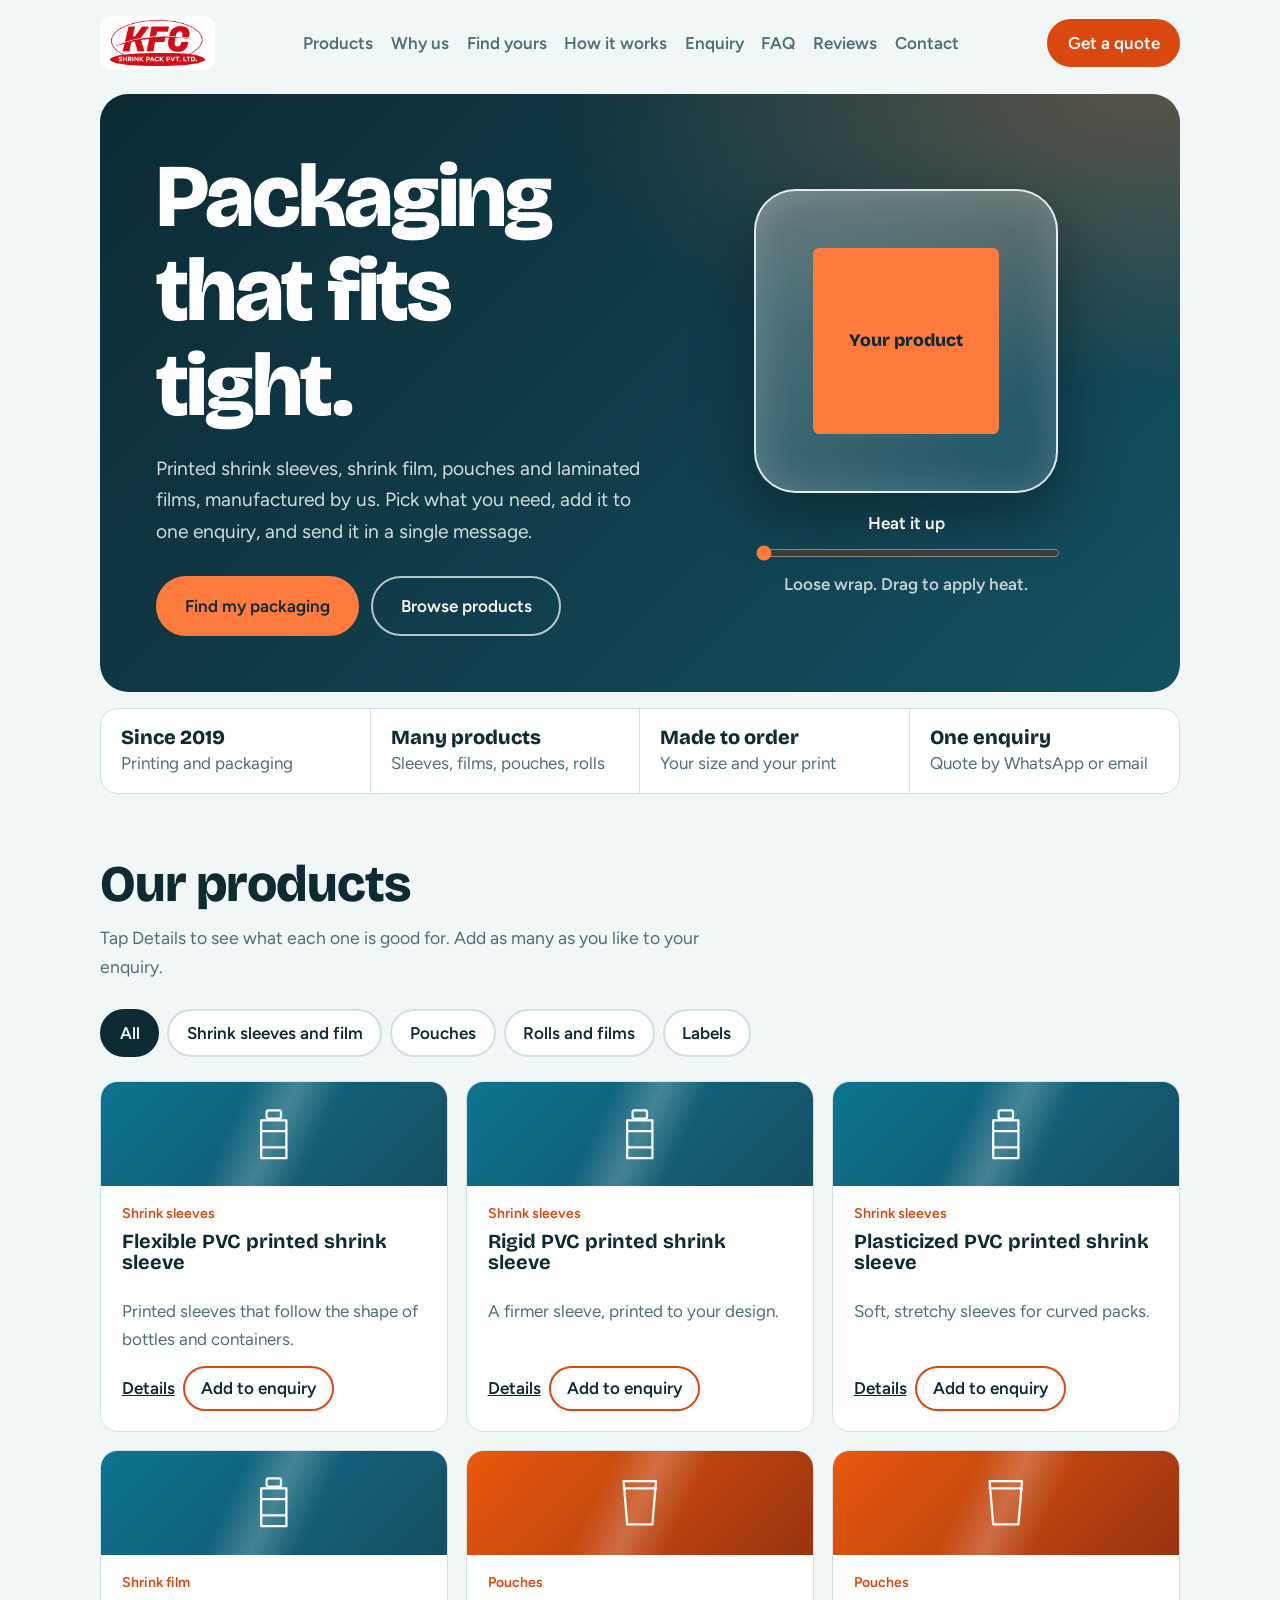
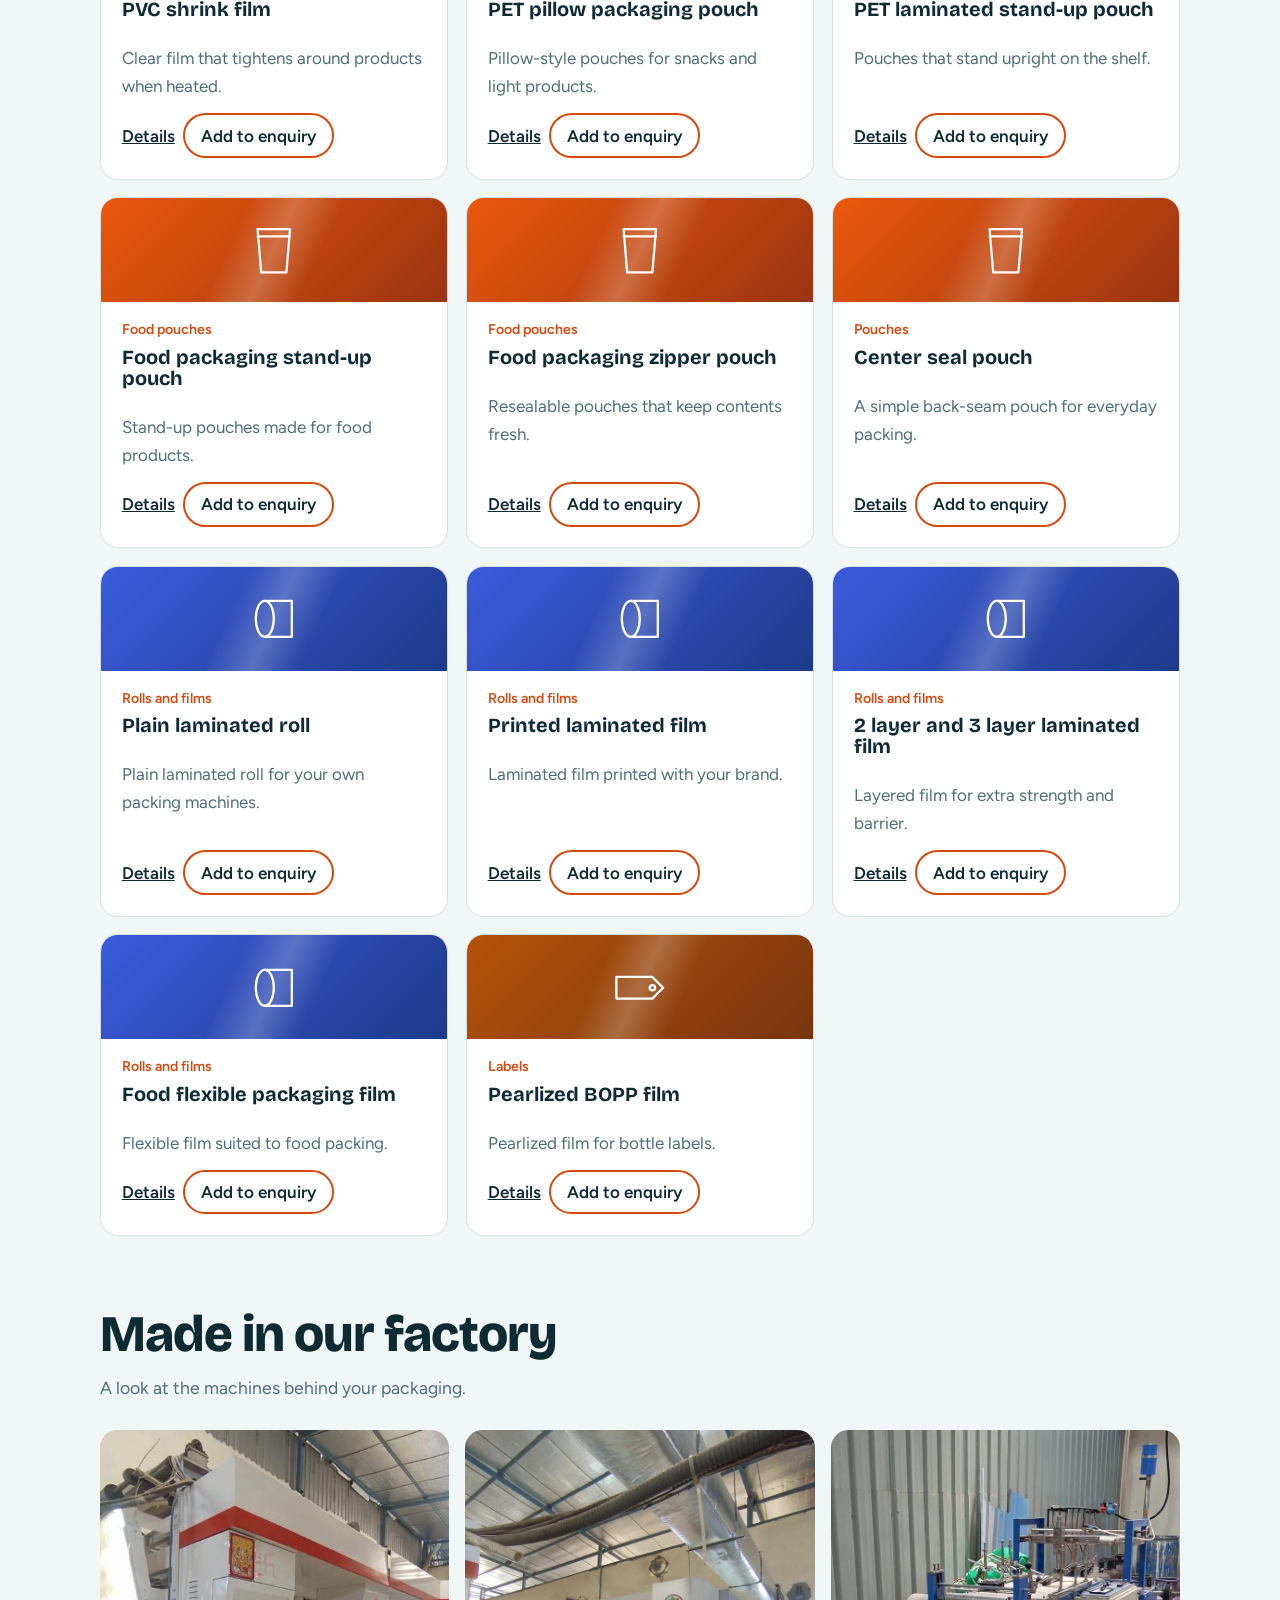
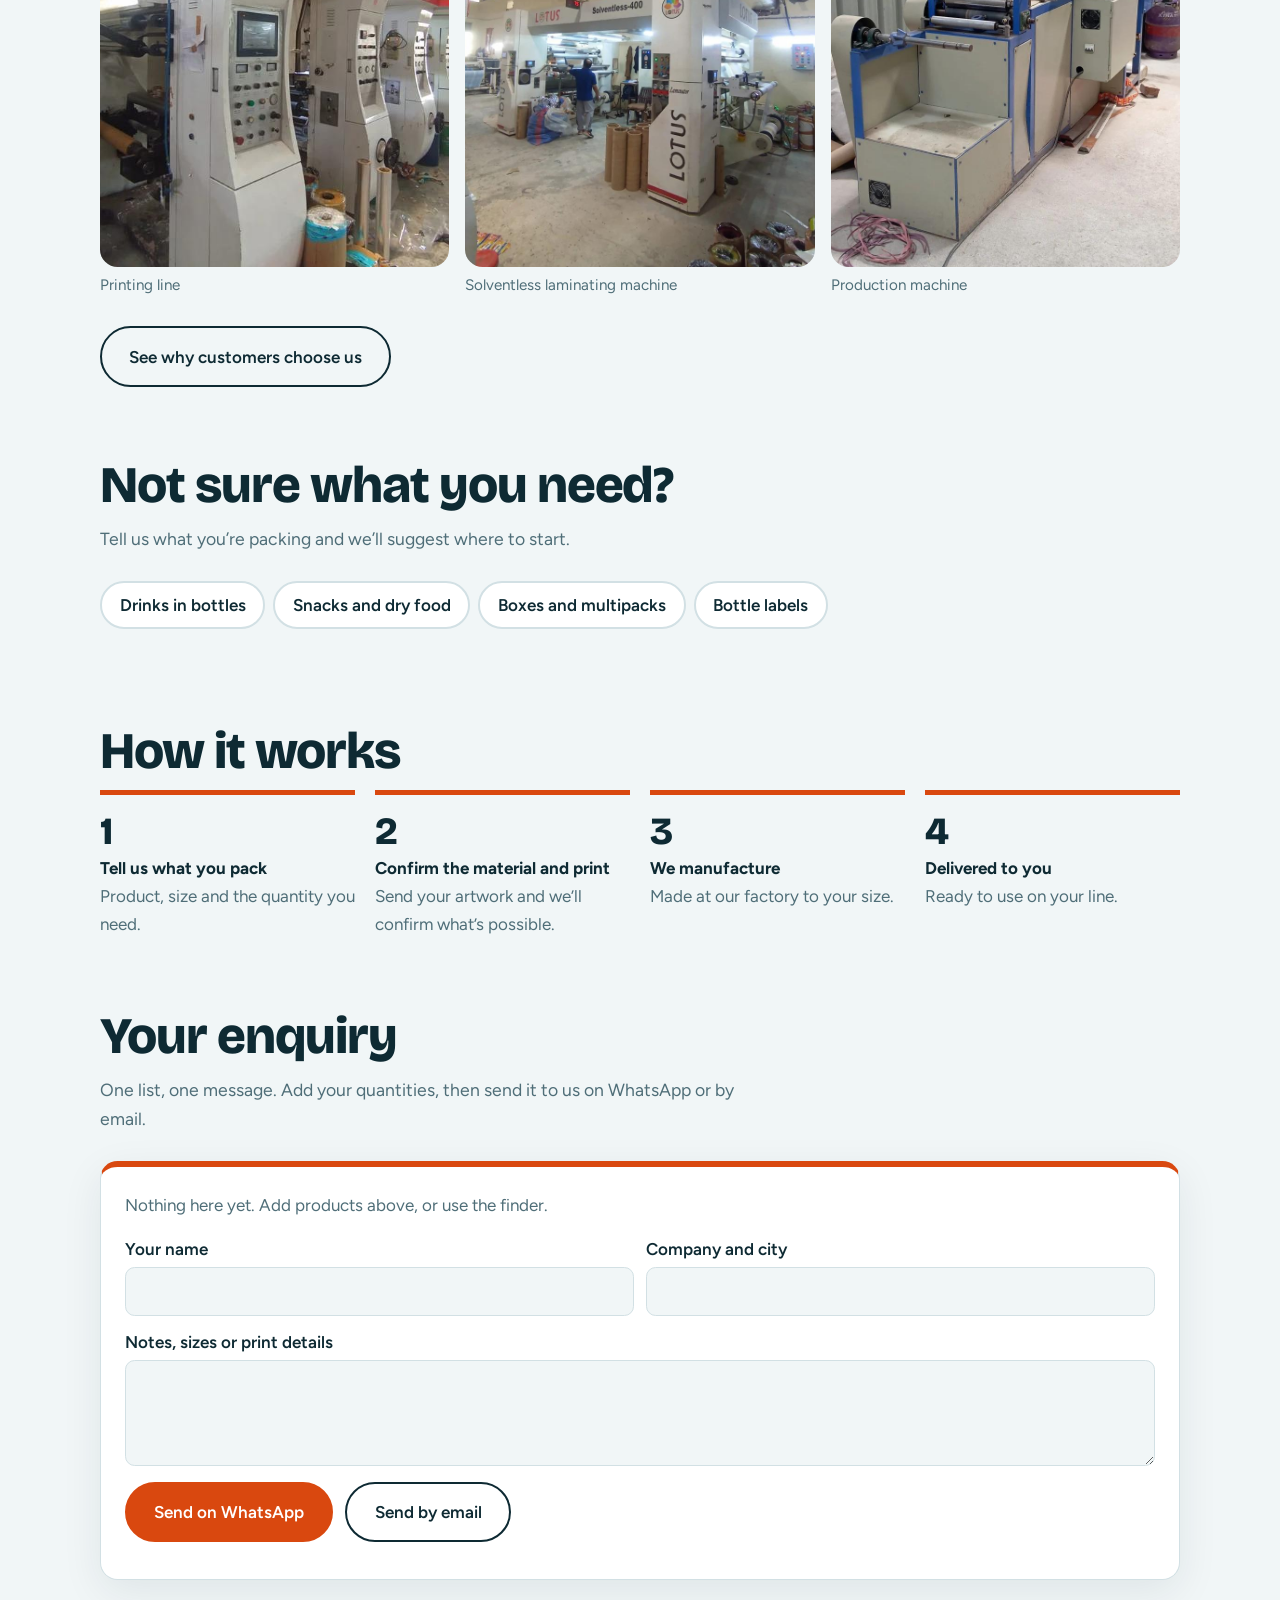
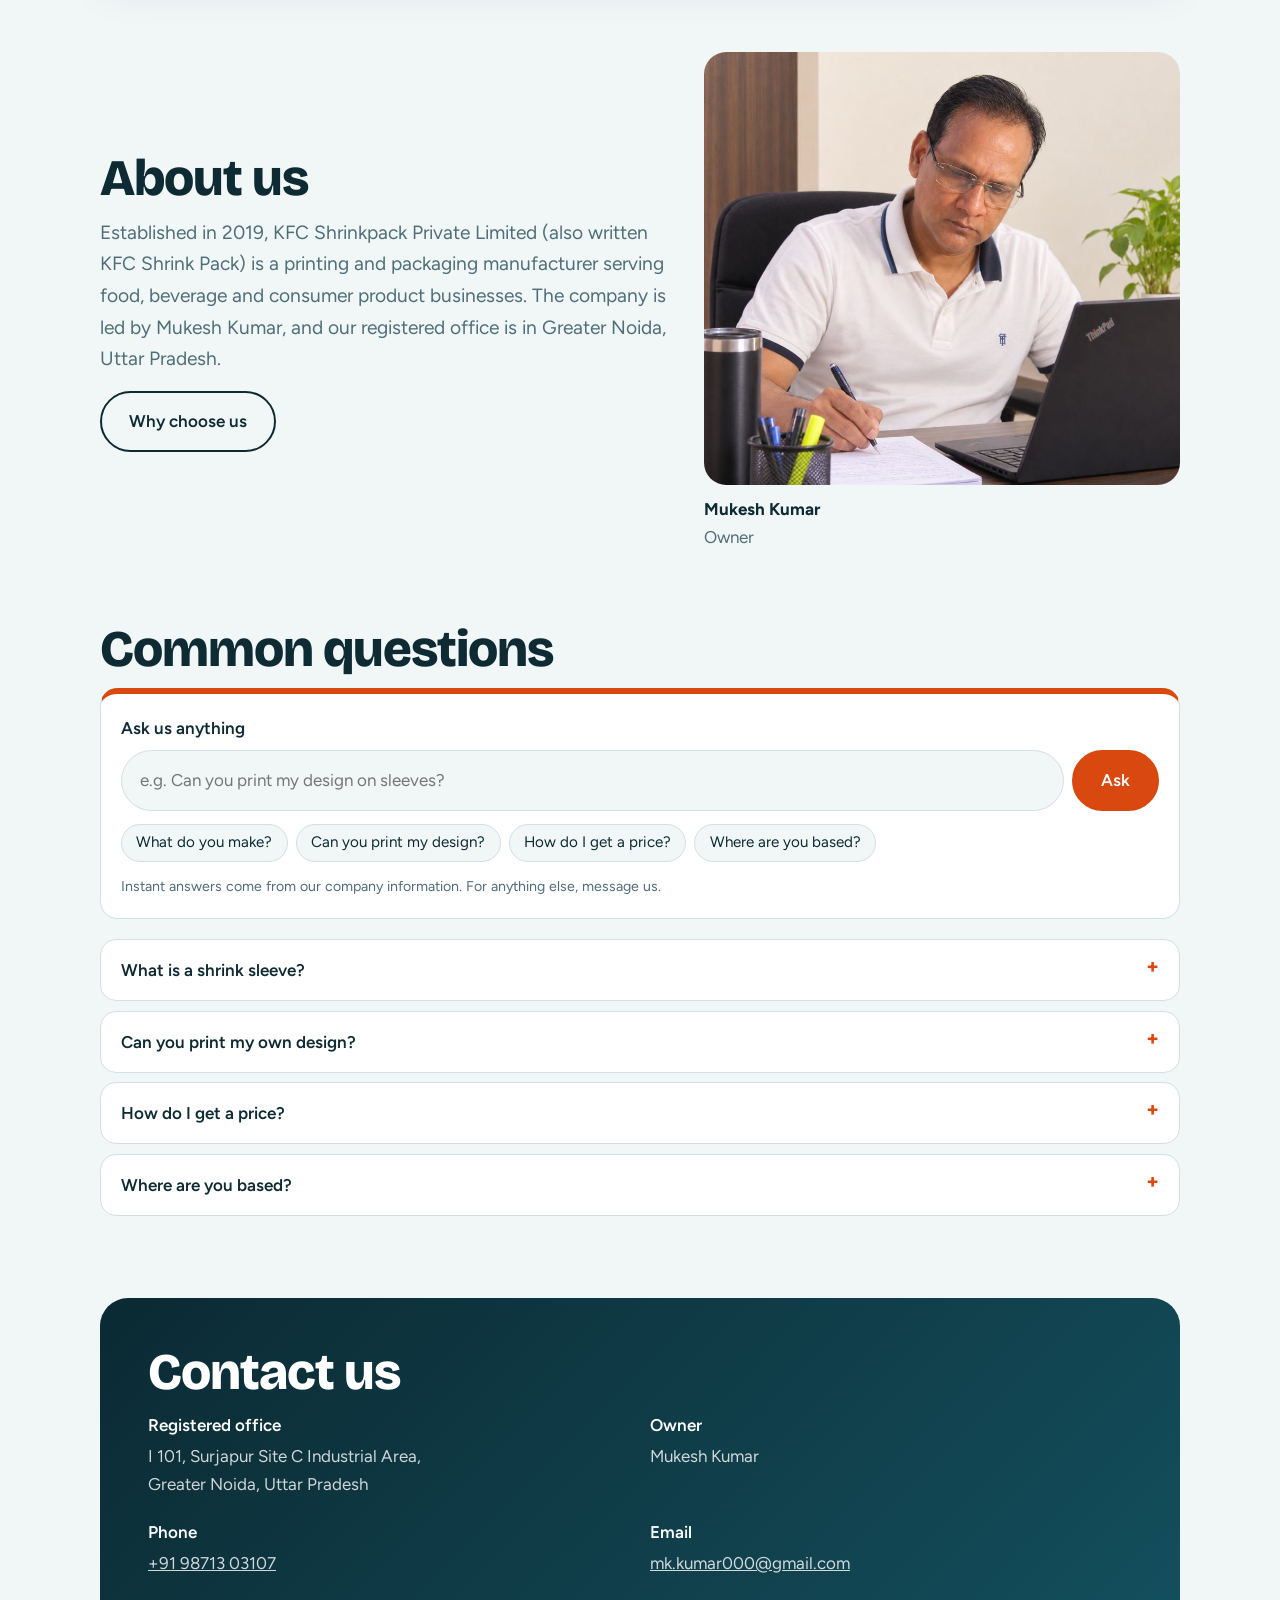
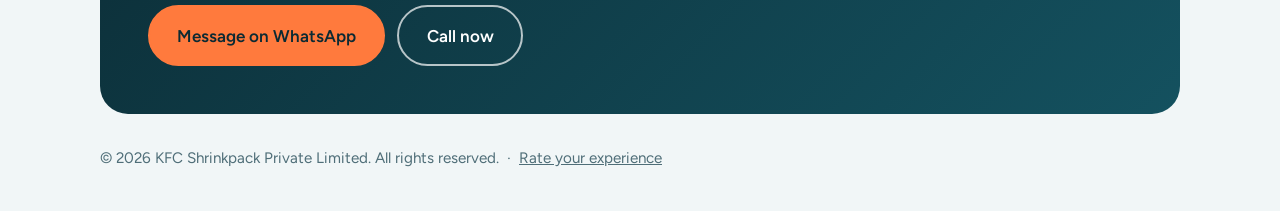
<file: index.html>
<!DOCTYPE html>
<html lang="en">
<head>
<meta charset="utf-8">
<meta name="viewport" content="width=device-width, initial-scale=1, viewport-fit=cover">
<title>KFC Shrinkpack Pvt Ltd | Printing and Packaging, Greater Noida</title>
<meta name="description" content="Printing and packaging company in Greater Noida since 2019. Printed shrink sleeves, PVC shrink film, pouches and laminated films. Request a quote online.">
<link rel="canonical" href="https://kfcshrinkpack.com/">
<meta property="og:url" content="https://kfcshrinkpack.com/">
<link rel="icon" href="/favicon.ico" sizes="48x48 32x32 16x16">
<link rel="icon" type="image/png" sizes="48x48" href="/favicon-48.png">
<link rel="icon" type="image/png" sizes="192x192" href="/images/icon-192.png">
<link rel="apple-touch-icon" href="/images/apple-touch-icon.png">
<meta name="theme-color" content="#d70a18">
<meta property="og:type" content="website">
<meta property="og:title" content="KFC Shrinkpack Pvt Ltd | Printing and Packaging, Greater Noida">
<meta property="og:description" content="Printed shrink sleeves, PVC shrink film, pouches and laminated films, made to your size and print.">
<script type="application/ld+json">{"@context":"https://schema.org","@type":"Organization","url":"https://kfcshrinkpack.com/","name":"KFC Shrinkpack Private Limited","alternateName":["KFC Shrink Pack","KFC Shrinkpack"],"description":"Printing and packaging manufacturer of printed shrink sleeves, PVC shrink film, packaging pouches and laminated films.","foundingDate":"2019","founder":{"@type":"Person","name":"Mukesh Kumar"},"telephone":"+91-9871303107","email":"mk.kumar000@gmail.com","address":{"@type":"PostalAddress","streetAddress":"I 101, Surjapur Site C Industrial Area","addressLocality":"Greater Noida","addressRegion":"Uttar Pradesh","addressCountry":"IN"}}</script>
<link rel="preconnect" href="https://fonts.googleapis.com">
<link rel="preconnect" href="https://fonts.gstatic.com" crossorigin>
<link href="https://fonts.googleapis.com/css2?family=Bricolage+Grotesque:opsz,wght@12..96,500;12..96,800&family=Figtree:wght@400;600&display=swap" rel="stylesheet">
<link rel="stylesheet" href="style.css">
</head>
<body>
<div class="wrap">
<header>
<a class="brand" href="#top" aria-label="KFC Shrink Pack Pvt. Ltd. home"><img class="logo" src="images/logo.png" alt="KFC Shrink Pack Pvt. Ltd."></a>
<nav aria-label="Main"><a href="#products">Products</a><a href="#why-us">Why us</a><a href="#finder">Find yours</a><a href="#how">How it works</a><a href="#enquiry">Enquiry</a><a href="#faq">FAQ</a><a href="#reviews">Reviews</a><a href="#contact">Contact</a></nav>
<a class="btn sm" href="#enquiry">Get a quote</a>
</header>
<main id="top"><div id="home">
<div class="hero">
<div>
<h1>Packaging that fits tight.</h1>
<p>Printed shrink sleeves, shrink film, pouches and laminated films, manufactured by us. Pick what you need, add it to one enquiry, and send it in a single message.</p>
<div class="btns"><a class="btn" href="#finder">Find my packaging</a><a class="btn alt" href="#products">Browse products</a></div>
</div>
<div class="demo">
<div class="stage" aria-hidden="true"><div class="film" id="film"><div class="box">Your product</div></div></div>
<label>Heat it up<input type="range" id="heat" min="0" max="100" value="0"><output id="ht" for="heat">Loose wrap. Drag to apply heat.</output></label>
</div>
</div>

<ul class="facts"><li><b>Since 2019</b>Printing and packaging</li><li><b>Many products</b>Sleeves, films, pouches, rolls</li><li><b>Made to order</b>Your size and your print</li><li><b>One enquiry</b>Quote by WhatsApp or email</li></ul>

<section id="products">
<h2>Our products</h2>
<p class="sub">Tap Details to see what each one is good for. Add as many as you like to your enquiry.</p>
<div class="tabs" role="group" aria-label="Filter products">
<button type="button" data-f="all" aria-pressed="true">All</button>
<button type="button" data-f="shrink" aria-pressed="false">Shrink sleeves and film</button>
<button type="button" data-f="pouch" aria-pressed="false">Pouches</button>
<button type="button" data-f="film" aria-pressed="false">Rolls and films</button>
<button type="button" data-f="label" aria-pressed="false">Labels</button>
</div>
<div class="grid" id="list"></div>
</section>

<section id="factory">
<h2>Made in our factory</h2>
<p class="sub">A look at the machines behind your packaging.</p>
<div class="strip" id="strip"></div>
<a class="btn alt" href="#why-us">See why customers choose us</a>
</section>

<section id="finder">
<h2>Not sure what you need?</h2>
<p class="sub">Tell us what you’re packing and we’ll suggest where to start.</p>
<div class="opts" role="group" aria-label="What are you packing?">
<button type="button" data-k="drink" aria-pressed="false">Drinks in bottles</button>
<button type="button" data-k="food" aria-pressed="false">Snacks and dry food</button>
<button type="button" data-k="box" aria-pressed="false">Boxes and multipacks</button>
<button type="button" data-k="label" aria-pressed="false">Bottle labels</button>
</div>
<div id="rec" aria-live="polite"></div>
</section>

<section id="how">
<h2>How it works</h2>
<ol class="steps">
<li><b>Tell us what you pack</b><span>Product, size and the quantity you need.</span></li>
<li><b>Confirm the material and print</b><span>Send your artwork and we’ll confirm what’s possible.</span></li>
<li><b>We manufacture</b><span>Made at our factory to your size.</span></li>
<li><b>Delivered to you</b><span>Ready to use on your line.</span></li>
</ol>
</section>

<section id="enquiry">
<h2>Your enquiry</h2>
<p class="sub">One list, one message. Add your quantities, then send it to us on WhatsApp or by email.</p>
<div class="qbox">
<div id="qlist"></div>
<div class="f">
<label>Your name<input id="nm" autocomplete="name"></label>
<label>Company and city<input id="co" autocomplete="organization"></label>
<label class="w">Notes, sizes or print details<textarea id="nt" rows="3"></textarea></label>
</div>
<div class="btns"><a class="btn" id="sendWa" href="#enquiry">Send on WhatsApp</a><a class="btn alt" id="sendMail" href="#enquiry">Send by email</a></div>
<p id="qnote" role="status" style="color:var(--muted);margin:.8rem 0 0"></p>
</div>
</section>

<section id="about">
<div class="meet">
<div>
<h2>About us</h2>
<p class="about">Established in 2019, KFC Shrinkpack Private Limited (also written KFC Shrink Pack) is a printing and packaging manufacturer serving food, beverage and consumer product businesses. The company is led by Mukesh Kumar, and our registered office is in Greater Noida, Uttar Pradesh.</p>
<p style="margin:1rem 0 0"><a class="btn alt" href="#why-us">Why choose us</a></p>
</div>
<figure class="owner"><img src="images/owner.jpg" alt="Mukesh Kumar at his desk, writing notes beside a laptop" loading="lazy"><figcaption><b>Mukesh Kumar</b>Owner</figcaption></figure>
</div>
</section>

<section id="faq">
<h2>Common questions</h2>
<div class="ask">
<label for="aq">Ask us anything</label>
<div class="askrow"><input id="aq" type="text" placeholder="e.g. Can you print my design on sleeves?" autocomplete="off"><button type="button" class="btn" id="ab">Ask</button></div>
<div class="chips"><button type="button">What do you make?</button><button type="button">Can you print my design?</button><button type="button">How do I get a price?</button><button type="button">Where are you based?</button></div>
<div id="aa" aria-live="polite"></div>
<small>Instant answers come from our company information. For anything else, message us.</small>
</div>
<details><summary>What is a shrink sleeve?</summary><p>A printed plastic sleeve that slips over a bottle or container. When heated, it tightens into a skin around the pack.</p></details>
<details><summary>Can you print my own design?</summary><p>Yes. Add your artwork and size to the notes in your enquiry and we’ll confirm what’s possible.</p></details>
<details><summary>How do I get a price?</summary><p>Add products to your enquiry with the quantity you need, then send it by WhatsApp or email. We’ll reply with a quote.</p></details>
<details><summary>Where are you based?</summary><p>Our registered office is in Greater Noida, Uttar Pradesh.</p></details>
</section>

<section id="contact">
<h2>Contact us</h2>
<dl>
<div><dt>Registered office</dt><dd>I 101, Surjapur Site C Industrial Area,<br>Greater Noida, Uttar Pradesh</dd></div>
<div><dt>Owner</dt><dd>Mukesh Kumar</dd></div>
<div><dt>Phone</dt><dd><a href="tel:+919871303107">+91 98713 03107</a></dd></div>
<div><dt>Email</dt><dd><a href="mailto:mk.kumar000@gmail.com">mk.kumar000@gmail.com</a></dd></div>
</dl>
<div class="btns"><a class="btn" href="https://wa.me/919871303107">Message on WhatsApp</a><a class="btn alt" href="tel:+919871303107">Call now</a></div>
</section>
</div>
<div id="whyus" hidden>
<div class="hero2">
<h1>Why us</h1>
<p>A printing and packaging manufacturer since 2019, making many products under one roof, to your size and print, and delivering on time.</p>
<div class="btns"><a class="btn" href="#enquiry">Ask for a quote</a><a class="btn alt" href="#products">See products</a></div>
</div>

<section>
<h2>Why customers choose us</h2>
<div class="grid">
<div class="item"><h3>Printing and packaging since 2019</h3><p>A printing and packaging manufacturer serving businesses since 2019, with printed sleeves, pouches, films and labels all under one roof.</p></div>
<div class="item"><h3>Many products, one supplier</h3><p>Food pouches, laminated rolls, bottle labels, PVC shrink film and other packaging films, all under one roof.</p></div>
<div class="item"><h3>Modern manufacturing</h3><p>An advanced machinery set-up that gives precise and consistent results.</p></div>
<div class="item"><h3>Made to order</h3><p>Customised packaging built around your product and requirements.</p></div>
<div class="item"><h3>Strong, clean and good-looking</h3><p>We focus on durability and hygiene, and on packs that look good on the shelf.</p></div>
<div class="item"><h3>Careful quality checks</h3><p>Strict quality controls so every product meets industry standards.</p></div>
<div class="item"><h3>Fair pricing</h3><p>Competitive prices without cutting corners on quality.</p></div>
<div class="item"><h3>On time, with support</h3><p>Timely delivery and a team that stays in touch with you.</p></div>
<div class="item"><h3>Your satisfaction comes first</h3><p>We listen before we make anything, build to your needs, and stay in touch after delivery, so you end up with packaging you’re happy with.</p></div>
</div>
</section>

<section>
<h2>Our commitment</h2>
<p class="about">We combine modern manufacturing with careful quality control. Our team works closely with each client to build cost-effective packaging that fits their needs, whether the job is keeping food fresh or making a product stand out on the shelf.</p>
</section>

<section>
<h2>What we make</h2>
<div class="links"><a href="#products">Shrink sleeves and film</a><a href="#products">Pouches</a><a href="#products">Rolls and films</a><a href="#products">Labels</a></div>
</section>

<section>
<h2>Inside our factory</h2>
<p class="sub">A look at the machines that print, laminate and cut our packaging. Tap a photo to enlarge it.</p>
<div class="pg">
<figure class="ph2"><button type="button" class="zoom" aria-label="View larger: Production machine"><img src="images/production-machine.jpg" alt="Blue and cream production machine with rollers in the factory" loading="lazy"></button><figcaption>Production machine</figcaption></figure>
<figure class="ph2"><button type="button" class="zoom" aria-label="View larger: Cutting line with control panel"><img src="images/cutting-line.jpg" alt="Cutting line with conveyor and operator control panel" loading="lazy"></button><figcaption>Cutting line with control panel</figcaption></figure>
<figure class="ph2"><button type="button" class="zoom" aria-label="View larger: Printing line"><img src="images/printing-line.jpg" alt="Multi-station printing line with an operator at work" loading="lazy"></button><figcaption>Printing line</figcaption></figure>
<figure class="ph2"><button type="button" class="zoom" aria-label="View larger: Solventless laminating machine"><img src="images/laminating-machine.jpg" alt="Lotus Solventless-400 laminating machine with an operator at work" loading="lazy"></button><figcaption>Solventless laminating machine</figcaption></figure>
</div>
</section>

<section>
<h2>Ready to order?</h2>
<p class="sub">Pick your products, add quantities, and send one enquiry.</p>
<div class="btns"><a class="btn" href="#enquiry">Build my enquiry</a><a class="btn alt" href="#contact">Contact us</a></div>
</section>
</div>
<div id="revpage" hidden>
<div class="hero2">
<h1>Reviews</h1>
<p>Already received our products? Tell us how it went. Your feedback helps other businesses and helps us improve.</p>
</div>
<section>
<h2>What our customers say</h2>
<div id="rvs"></div>
</section>
<section>
<h2>Leave a review</h2>
<p class="sub">Please rate us after you have received and used our products.</p>
<div class="rvform">
<h3>Rate your experience</h3>
<p class="sub" style="margin:.2rem 0 0">Tap a star to rate us, then write your review. Both are required.</p>
<div class="starpick" role="radiogroup" aria-label="Rating out of 5">
<button type="button" role="radio" aria-checked="false" data-v="1" aria-label="1 star">&#9733;</button><button type="button" role="radio" aria-checked="false" data-v="2" aria-label="2 stars">&#9733;</button><button type="button" role="radio" aria-checked="false" data-v="3" aria-label="3 stars">&#9733;</button><button type="button" role="radio" aria-checked="false" data-v="4" aria-label="4 stars">&#9733;</button><button type="button" role="radio" aria-checked="false" data-v="5" aria-label="5 stars">&#9733;</button>
</div>
<div class="f">
<label>Your name<input id="rn" autocomplete="name"></label>
<label>Company and city<input id="rc" autocomplete="organization"></label>
<label class="w">Your review<textarea id="rt" rows="3" placeholder="Tell us how it went"></textarea></label>
</div>
<input id="rh" type="text" tabindex="-1" autocomplete="off" aria-hidden="true" style="position:absolute;left:-9999px;height:0;width:0;opacity:0">
<div class="btns"><button type="button" class="btn" id="rvSend">Submit review</button></div>
<p id="rvnote" role="status" style="color:var(--muted);margin:.8rem 0 0"></p>
</div>
</section>
</div>
</main>
<footer>© 2026 KFC Shrinkpack Private Limited. All rights reserved. &nbsp;·&nbsp; <a href="#reviews">Rate your experience</a></footer>
</div>
<dialog id="lb" aria-label="Photo"><img id="lbi" alt=""><button type="button" class="btn" id="lbx">Close</button></dialog>
<a class="pill" id="pill" href="#enquiry" hidden>Your enquiry (<span id="cnt">0</span>)</a>
<script src="script.js"></script>
</body>
</html>
</file>
<file: style.css>
:root{--bg:#f1f6f7;--surface:#fff;--ink:#0e2a33;--muted:#4f6e78;--line:#d2e0e4;--heat:#d9480f;--heat-ink:#fff;--deep:#0b2a33;--deep2:#14515f;
box-sizing:border-box;padding-top:env(safe-area-inset-top,0px);padding-bottom:env(safe-area-inset-bottom,0px)}
@media (prefers-color-scheme:dark){:root:not([data-theme="light"]){--bg:#08171c;--surface:#102830;--ink:#e7f1f4;--muted:#9db7bf;--line:#244350;--heat:#ff7a3d;--heat-ink:#08171c;--deep:#0f3a47;--deep2:#17697a}}
:root[data-theme="dark"]{--bg:#08171c;--surface:#102830;--ink:#e7f1f4;--muted:#9db7bf;--line:#244350;--heat:#ff7a3d;--heat-ink:#08171c;--deep:#0f3a47;--deep2:#17697a}
*,*::before,*::after{box-sizing:inherit}
html{scroll-padding-top:env(safe-area-inset-top,0px);scroll-behavior:smooth}
body{margin:0;background:var(--bg);color:var(--ink);font:400 1.0625rem/1.65 Figtree,system-ui,sans-serif}
h1,h2,h3{font-family:"Bricolage Grotesque",Figtree,system-ui,sans-serif;line-height:1.05;margin:0}
a{color:inherit}button,input,select,textarea{font:inherit;color:inherit}
:focus-visible{outline:3px solid var(--heat);outline-offset:3px}
.wrap{max-width:70rem;margin:0 auto;padding:0 1.25rem}
header{display:flex;justify-content:space-between;align-items:center;gap:.75rem 1.25rem;padding:1rem 0;flex-wrap:wrap}
.brand{font:800 1.2rem "Bricolage Grotesque",sans-serif;text-decoration:none;display:flex;align-items:center}
.mk{width:1.6rem;height:1.6rem;border:2px solid var(--ink);border-radius:.6rem;margin-right:.6rem;position:relative}
.mk::after{content:"";position:absolute;inset:.3rem;background:var(--heat);border-radius:.22rem}
nav{display:flex;gap:1.1rem;flex-wrap:wrap}
nav a{text-decoration:none;color:var(--muted);font-weight:600}nav a:hover{color:var(--ink)}
.btns{display:flex;gap:.75rem;flex-wrap:wrap}
.btn{display:inline-block;background:var(--heat);color:var(--heat-ink);font-weight:600;padding:.9rem 1.7rem;border-radius:2rem;text-decoration:none;border:2px solid var(--heat);cursor:pointer;transition:transform .15s}
.btn:hover{transform:translateY(-2px)}
.btn.alt{background:transparent;color:var(--ink);border-color:var(--ink)}
.btn.sm{padding:.5rem 1.15rem}
.hero,.hero2{color:#fff;border-radius:1.75rem;background:radial-gradient(60rem 30rem at 95% 0%,rgba(255,122,61,.3),transparent 60%),linear-gradient(135deg,var(--deep),var(--deep2))}
.hero{display:grid;gap:2rem;align-items:center;padding:clamp(1.5rem,5vw,3.5rem);margin-top:.5rem}
@media(min-width:48rem){.hero{grid-template-columns:1.15fr 1fr}}
.hero h1,.hero2 h1{font-size:clamp(2.8rem,8vw,5.6rem);font-weight:800;letter-spacing:-.03em}
.hero p,.hero2 p{max-width:34rem;color:rgba(255,255,255,.82);font-size:1.2rem;margin:1.25rem 0 1.75rem}
.hero .btn,.hero2 .btn,#contact .btn{background:#ff7a3d;border-color:#ff7a3d;color:#0b2a33}
.hero .btn.alt,.hero2 .btn.alt,#contact .btn.alt{background:transparent;color:#fff;border-color:rgba(255,255,255,.7)}
.hero2{padding:clamp(1.5rem,5vw,3.5rem);margin-top:.5rem}
.demo{display:grid;gap:1rem;justify-items:center;text-align:center}
.stage{display:grid;place-items:center;height:19rem;width:100%}
.film{--s:0;width:calc(min(19rem,78vw) - var(--s)*min(6.4rem,26vw));aspect-ratio:1/1;display:grid;place-items:center;border:2px solid rgba(255,255,255,.85);border-radius:calc(2.6rem - var(--s)*2.1rem);background:linear-gradient(135deg,rgba(255,255,255,.3),rgba(120,200,220,.1));box-shadow:inset 0 0 40px rgba(255,255,255,.18),0 24px 60px rgba(0,0,0,.35)}
.box{width:62%;aspect-ratio:1/1;background:#ff7a3d;border-radius:.4rem;display:grid;place-items:center;color:#0b2a33;font:800 1.1rem "Bricolage Grotesque",sans-serif;line-height:1.1}
.demo label{display:grid;gap:.4rem;width:min(19rem,78vw);font-weight:600}
.demo input{width:100%;accent-color:#ff7a3d}.demo output{color:rgba(255,255,255,.75)}
.facts{list-style:none;margin:1rem 0 0;padding:0;display:grid;grid-template-columns:repeat(2,1fr);background:var(--surface);border:1px solid var(--line);border-radius:1.1rem;overflow:hidden}
@media(min-width:48rem){.facts{grid-template-columns:repeat(4,1fr)}}
.facts li{padding:1rem 1.25rem;color:var(--muted);border-left:1px solid var(--line);border-top:1px solid var(--line);margin:-1px 0 0 -1px}
.facts b{display:block;color:var(--ink);font:800 1.25rem "Bricolage Grotesque",sans-serif}
section{padding:4rem 0 .5rem}
section h2{font-size:clamp(2rem,5vw,3.2rem);font-weight:800;letter-spacing:-.02em;margin-bottom:.7rem}
.sub{color:var(--muted);max-width:40rem;margin:0 0 1.75rem;font-size:1.1rem}
.tabs,.opts{display:flex;gap:.5rem;flex-wrap:wrap;margin-bottom:1.5rem}
.tabs button,.opts button{background:var(--surface);border:2px solid var(--line);border-radius:2rem;padding:.5rem 1.1rem;cursor:pointer;font-weight:600}
.tabs button[aria-pressed="true"],.opts button[aria-pressed="true"]{background:var(--ink);color:var(--bg);border-color:var(--ink)}
.grid{display:grid;gap:1.1rem}
@media(min-width:40rem){.grid{grid-template-columns:repeat(2,1fr)}}
@media(min-width:60rem){.grid{grid-template-columns:repeat(3,1fr)}}
.item{background:var(--surface);border:1px solid var(--line);border-radius:1.1rem;padding:0;display:flex;flex-direction:column;overflow:hidden}
.item[hidden],.more[hidden],.pill[hidden]{display:none}
.item>:not(.ic){margin-left:1.3rem;margin-right:1.3rem}
.item[data-c="shrink"]{--g1:#0e7490;--g2:#164e63}.item[data-c="pouch"]{--g1:#ea580c;--g2:#9a3412}
.item[data-c="film"]{--g1:#3b5bdb;--g2:#1e3a8a}.item[data-c="label"]{--g1:#b45309;--g2:#78350f}
.ic{position:relative;height:6.5rem;display:grid;place-items:center;color:#fff;background:linear-gradient(135deg,var(--g1,#0e7490),var(--g2,#164e63))}
.ic::after{content:"";position:absolute;inset:0;background:linear-gradient(115deg,transparent 38%,rgba(255,255,255,.22) 50%,transparent 62%)}
.ic svg{width:3.6rem;height:3.6rem;fill:none;stroke:currentColor;stroke-width:2.5;stroke-linecap:round;stroke-linejoin:round;position:relative;z-index:1}
.item small{color:var(--heat);font-weight:600;margin-top:1rem}
.item h3{font-size:1.25rem;margin:.3rem 1.3rem .45rem}
.item p{margin-bottom:.8rem;color:var(--muted)}
.row{display:flex;gap:.5rem;flex-wrap:wrap;margin-top:auto;margin-bottom:1.3rem;align-items:center}
.lnk{background:none;border:0;text-decoration:underline;cursor:pointer;font-weight:600;padding:.3rem 0}
.add{background:transparent;border:2px solid var(--heat);color:var(--ink);border-radius:2rem;padding:.4rem 1rem;cursor:pointer;font-weight:600}
.add[aria-pressed="true"]{background:var(--heat);color:var(--heat-ink)}
#whyus .item{padding:1.5rem;border-top:5px solid var(--heat)}#whyus .item>*{margin-left:0;margin-right:0}#whyus .item h3{margin:0 0 .4rem}
#rec{margin-top:1rem}#rec ul{margin:.5rem 0 1rem;padding-left:1.2rem}
.strip{display:flex;gap:1rem;overflow-x:auto;scroll-snap-type:x mandatory;padding-bottom:.5rem;margin-bottom:1.25rem}
.strip figure{margin:0;flex:0 0 min(76vw,19rem);scroll-snap-align:start}
@media(min-width:60rem){.strip figure{flex:1 1 0}}
.strip img{width:100%;aspect-ratio:4/5;object-fit:cover;border-radius:1.1rem;display:block}
.strip figcaption,.ph2 figcaption{color:var(--muted);font-size:.95rem;margin-top:.4rem}
.steps{display:grid;gap:1.25rem;counter-reset:s;padding:0;list-style:none;margin:0}
@media(min-width:48rem){.steps{grid-template-columns:repeat(4,1fr)}}
.steps li{counter-increment:s;border-top:5px solid var(--heat);padding-top:.8rem}
.steps li::before{content:counter(s);font:800 2.4rem "Bricolage Grotesque",sans-serif;display:block}
.steps b{display:block}.steps span{color:var(--muted)}
.qbox{background:var(--surface);border:1px solid var(--line);border-top:6px solid var(--heat);border-radius:1.1rem;padding:1.5rem;box-shadow:0 12px 40px rgba(14,42,51,.08)}
.qrow{display:grid;grid-template-columns:1fr auto auto auto;gap:.5rem;align-items:center;padding:.7rem 0;border-bottom:1px solid var(--line)}
@media(max-width:36rem){.qrow{grid-template-columns:1fr 1fr}.qrow b{grid-column:1/-1}}
.qrow input,.qrow select,.f input,.f textarea{background:var(--bg);border:1px solid var(--line);border-radius:.6rem;padding:.6rem .75rem;width:100%}
.qrow input{max-width:9rem}
.f{display:grid;gap:.75rem;margin:1rem 0}
@media(min-width:40rem){.f{grid-template-columns:1fr 1fr}.f .w{grid-column:1/-1}}
.f label{display:grid;gap:.25rem;font-weight:600}
details{background:var(--surface);border:1px solid var(--line);border-radius:1rem;margin-bottom:.6rem;padding:1rem 1.25rem}
summary{cursor:pointer;font-weight:600;list-style:none}summary::-webkit-details-marker{display:none}
summary::after{content:"+";float:right;font-weight:800;color:var(--heat);font-size:1.3rem;line-height:1}
details[open] summary::after{content:"\2212"}
details p{margin:.7rem 0 0;color:var(--muted)}
.about{max-width:42rem;color:var(--muted);font-size:1.2rem;margin:0}
#contact{margin-top:4rem;padding:clamp(1.5rem,5vw,3rem);border-radius:1.75rem;color:#fff;background:linear-gradient(135deg,var(--deep),var(--deep2))}
#contact dd{color:rgba(255,255,255,.8)}
dl{display:grid;gap:1.25rem;margin:0 0 1.75rem}
@media(min-width:48rem){dl{grid-template-columns:1fr 1fr}}
dt{font-weight:600;margin-bottom:.2rem}dd{margin:0;color:var(--muted)}
.links{display:flex;gap:.6rem;flex-wrap:wrap}.links a{border:2px solid var(--line);border-radius:2rem;padding:.45rem 1.1rem;text-decoration:none;font-weight:600;background:var(--surface)}
.pg{display:grid;gap:1rem;grid-template-columns:repeat(2,1fr)}@media(min-width:60rem){.pg{grid-template-columns:repeat(4,1fr)}}
.ph2{margin:0}.zoom{display:block;width:100%;padding:0;border:0;background:none;cursor:zoom-in;border-radius:1.1rem;overflow:hidden}
.zoom img{display:block;width:100%;aspect-ratio:3/4;object-fit:cover}
dialog#lb{border:0;padding:0;background:transparent;max-width:min(92vw,40rem)}dialog#lb::backdrop{background:rgba(0,0,0,.75)}
dialog#lb img{display:block;max-width:100%;max-height:85vh;margin:0 auto;border-radius:.6rem}dialog#lb button{display:block;margin:.75rem auto 0}
.pill{position:fixed;right:1rem;bottom:calc(1rem + env(safe-area-inset-bottom,0px));background:var(--heat);color:var(--heat-ink);padding:.75rem 1.2rem;border-radius:2rem;text-decoration:none;font-weight:600;box-shadow:0 6px 18px rgba(0,0,0,.3);z-index:5}
footer{padding:2rem 0 2.5rem;color:var(--muted);font-size:.95rem}
.meet{display:grid;gap:2rem;align-items:center}@media(min-width:48rem){.meet{grid-template-columns:1.2fr 1fr}}
.owner{margin:0}.owner img{display:block;width:100%;aspect-ratio:11/10;object-fit:cover;object-position:60% 35%;border-radius:1.4rem}.owner figcaption{margin-top:.6rem;color:var(--muted)}.owner b{display:block;color:var(--ink)}
.logo{display:block;height:3.4rem;width:auto;background:#fff;border-radius:.7rem;padding:.25rem .6rem}
.ask{background:var(--surface);border:1px solid var(--line);border-top:6px solid var(--heat);border-radius:1.1rem;padding:1.25rem;margin:0 0 1.25rem}.ask label{display:block;font-weight:600;margin-bottom:.5rem}
.askrow{display:flex;gap:.5rem}.askrow input{flex:1;min-width:0;background:var(--bg);border:1px solid var(--line);border-radius:2rem;padding:.7rem 1.1rem}
.chips{display:flex;gap:.5rem;flex-wrap:wrap;margin:.8rem 0 0}.chips button{background:var(--bg);border:1px solid var(--line);border-radius:2rem;padding:.35rem .9rem;cursor:pointer;font-size:.95rem}
#aa .ans{background:var(--bg);border-radius:.8rem;padding:1rem 1.1rem;margin-top:1rem}#aa .ans p{margin:0 0 .8rem}.ask small{display:block;color:var(--muted);margin-top:.8rem}
.rvgrid{display:grid;gap:1.1rem}@media(min-width:48rem){.rvgrid{grid-template-columns:repeat(3,1fr)}}
.rv{margin:0;background:var(--surface);border:1px solid var(--line);border-radius:1.1rem;padding:1.4rem}.rv blockquote{margin:0 0 1rem;font-size:1.1rem}
.rv .stars{color:var(--heat);letter-spacing:.12em;margin-bottom:.5rem}.rv figcaption{color:var(--muted)}.rv figcaption b{color:var(--ink);display:block}
.rvempty{border:2px dashed var(--line);border-radius:1.1rem;padding:1.5rem;color:var(--muted)}
.rvform{background:var(--surface);border:1px solid var(--line);border-top:6px solid var(--heat);border-radius:1.1rem;padding:1.4rem;margin-top:1.5rem}.rvform h3{font-size:1.4rem}
.starpick{display:flex;gap:.2rem;margin:.4rem 0 .6rem}.starpick button{background:none;border:0;font-size:2.4rem;line-height:1;cursor:pointer;color:var(--line);padding:.1rem}.starpick button.on{color:var(--heat)}
#home[hidden],#whyus[hidden],#revpage[hidden]{display:none}
@media(prefers-reduced-motion:reduce){html{scroll-behavior:auto}.btn{transition:none}}
</file>
